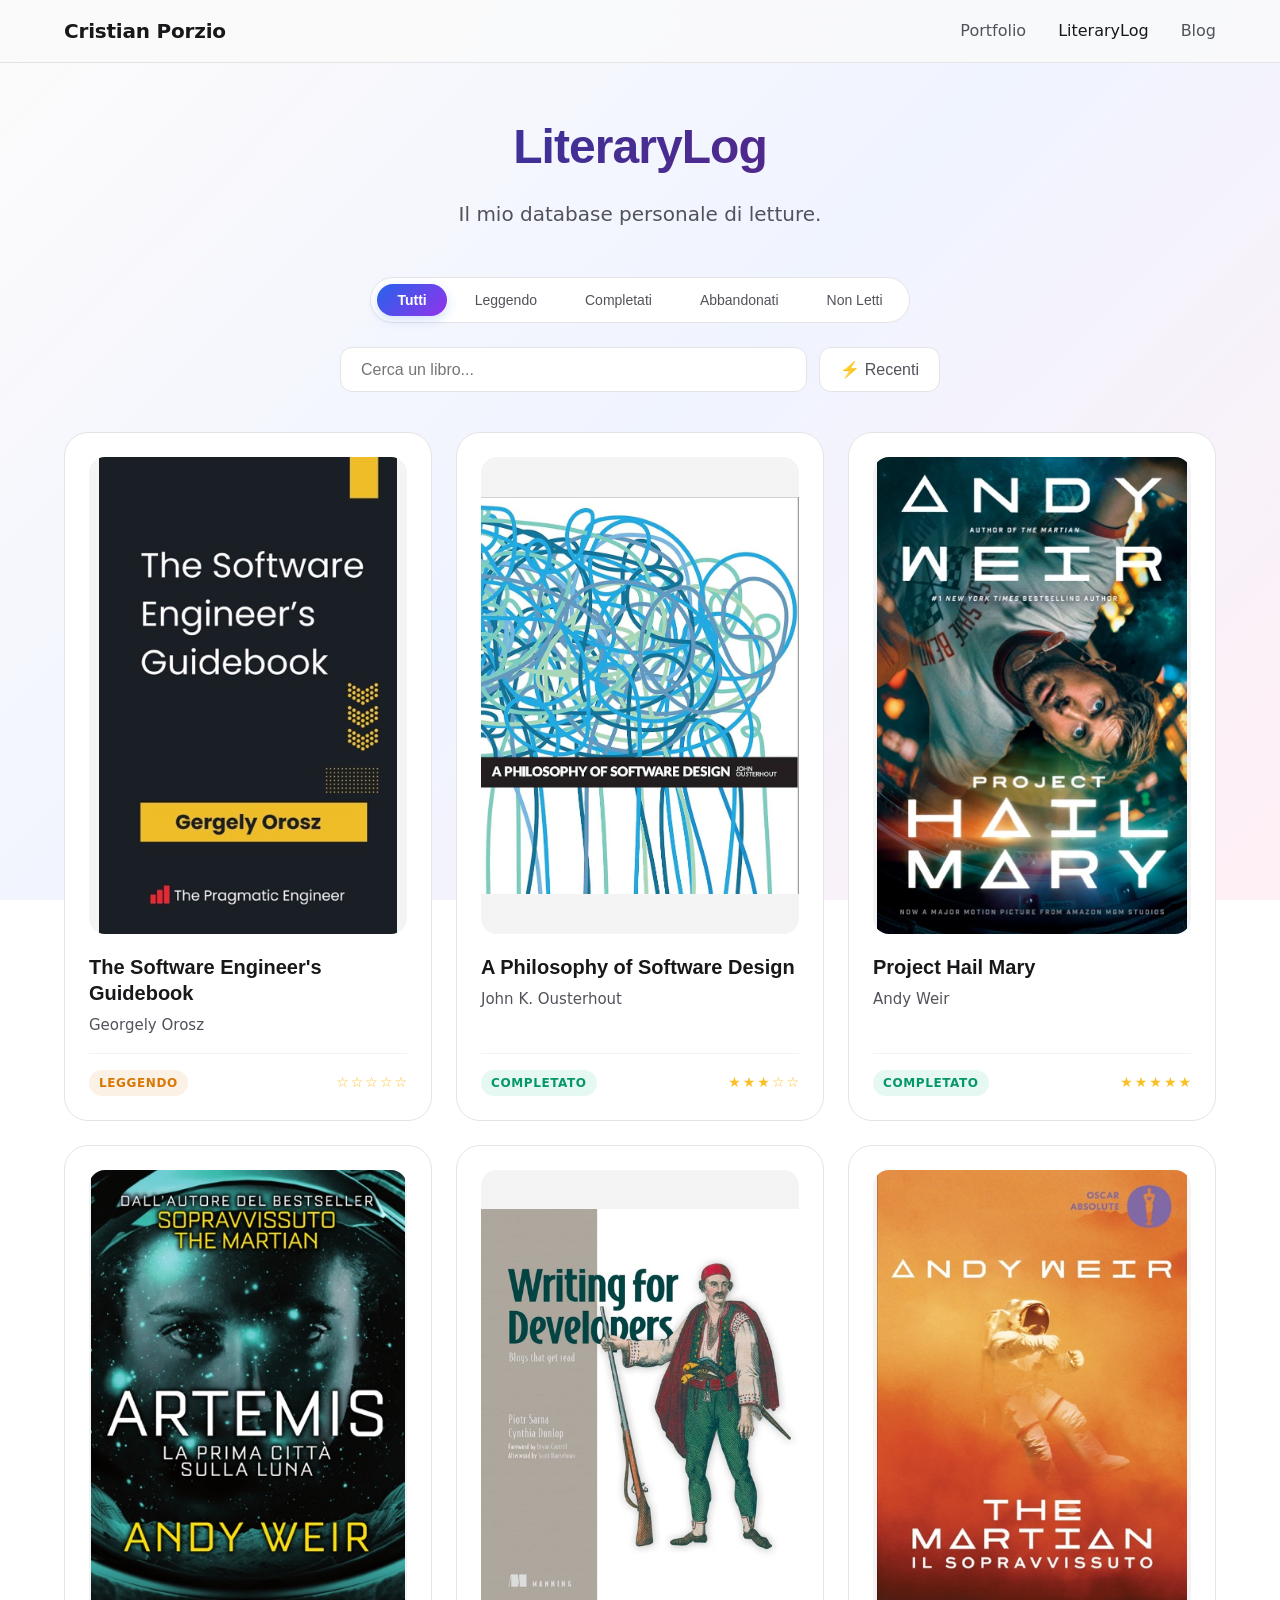
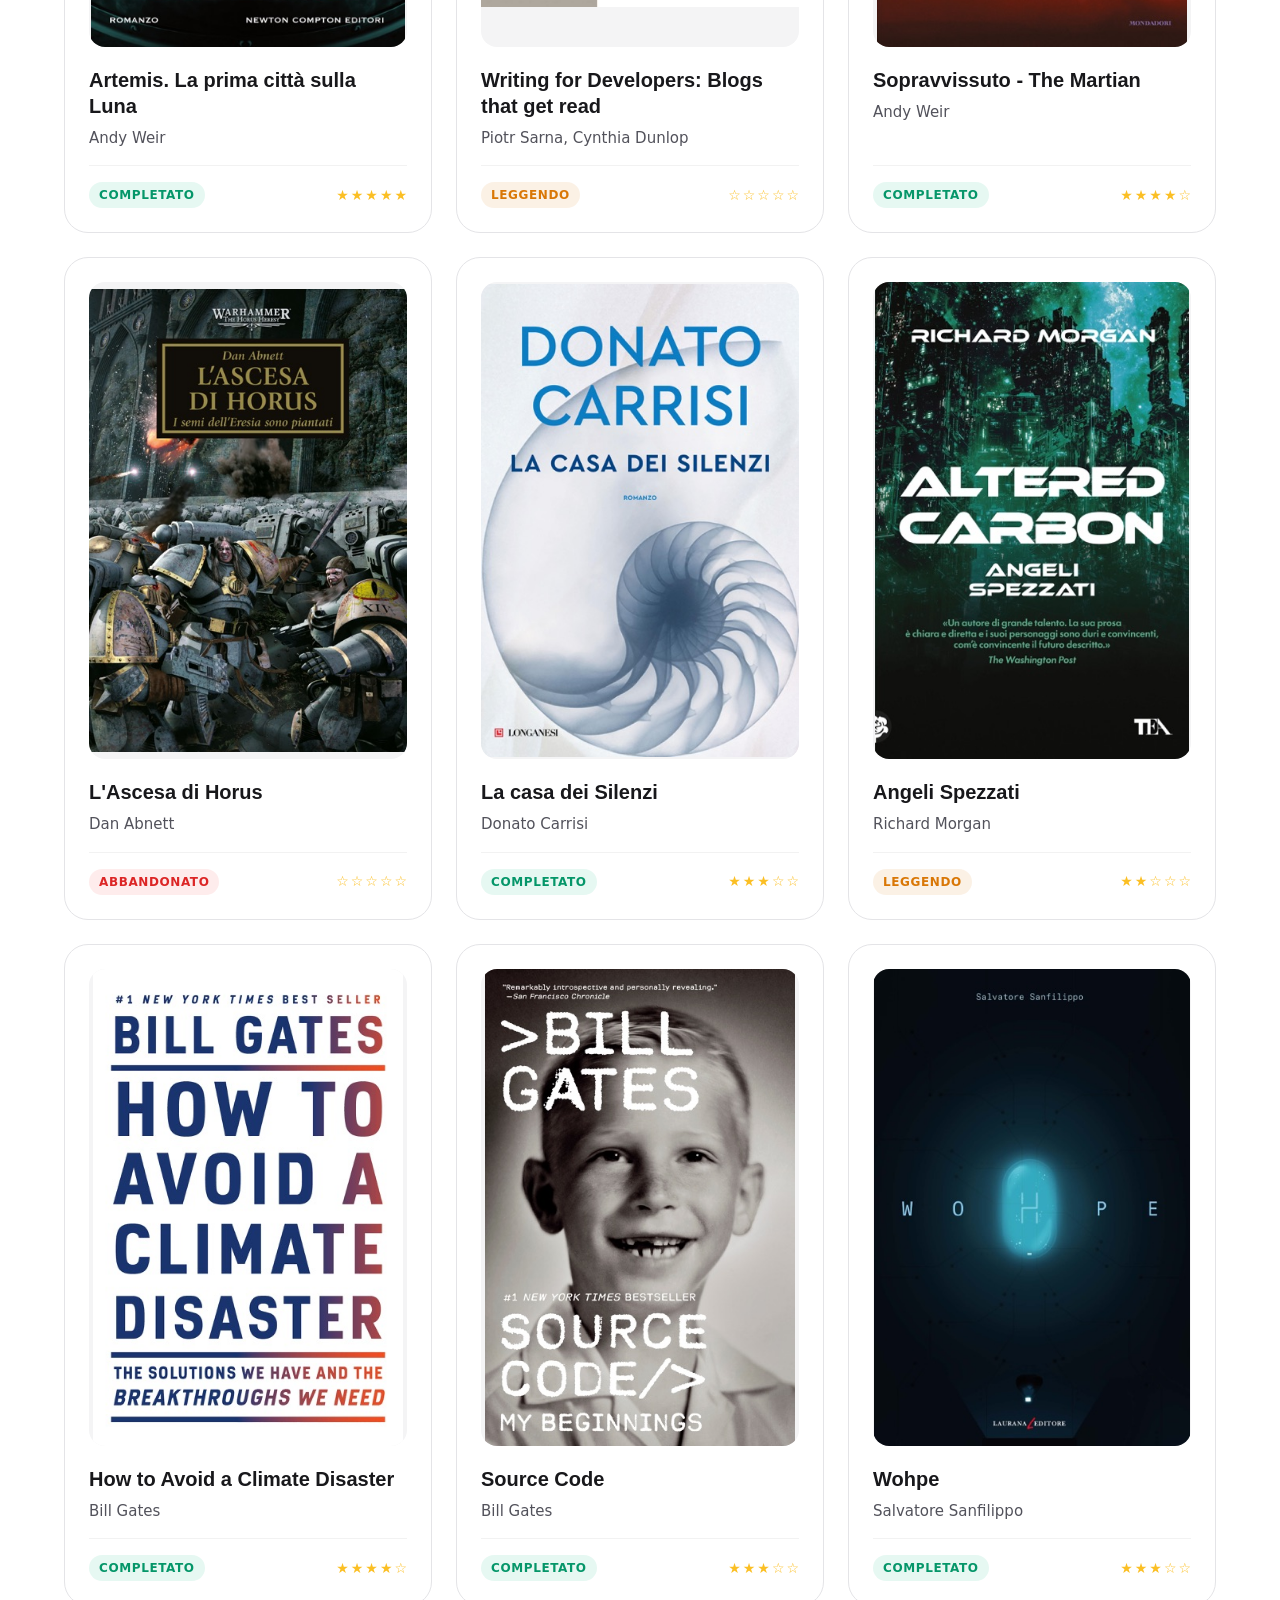
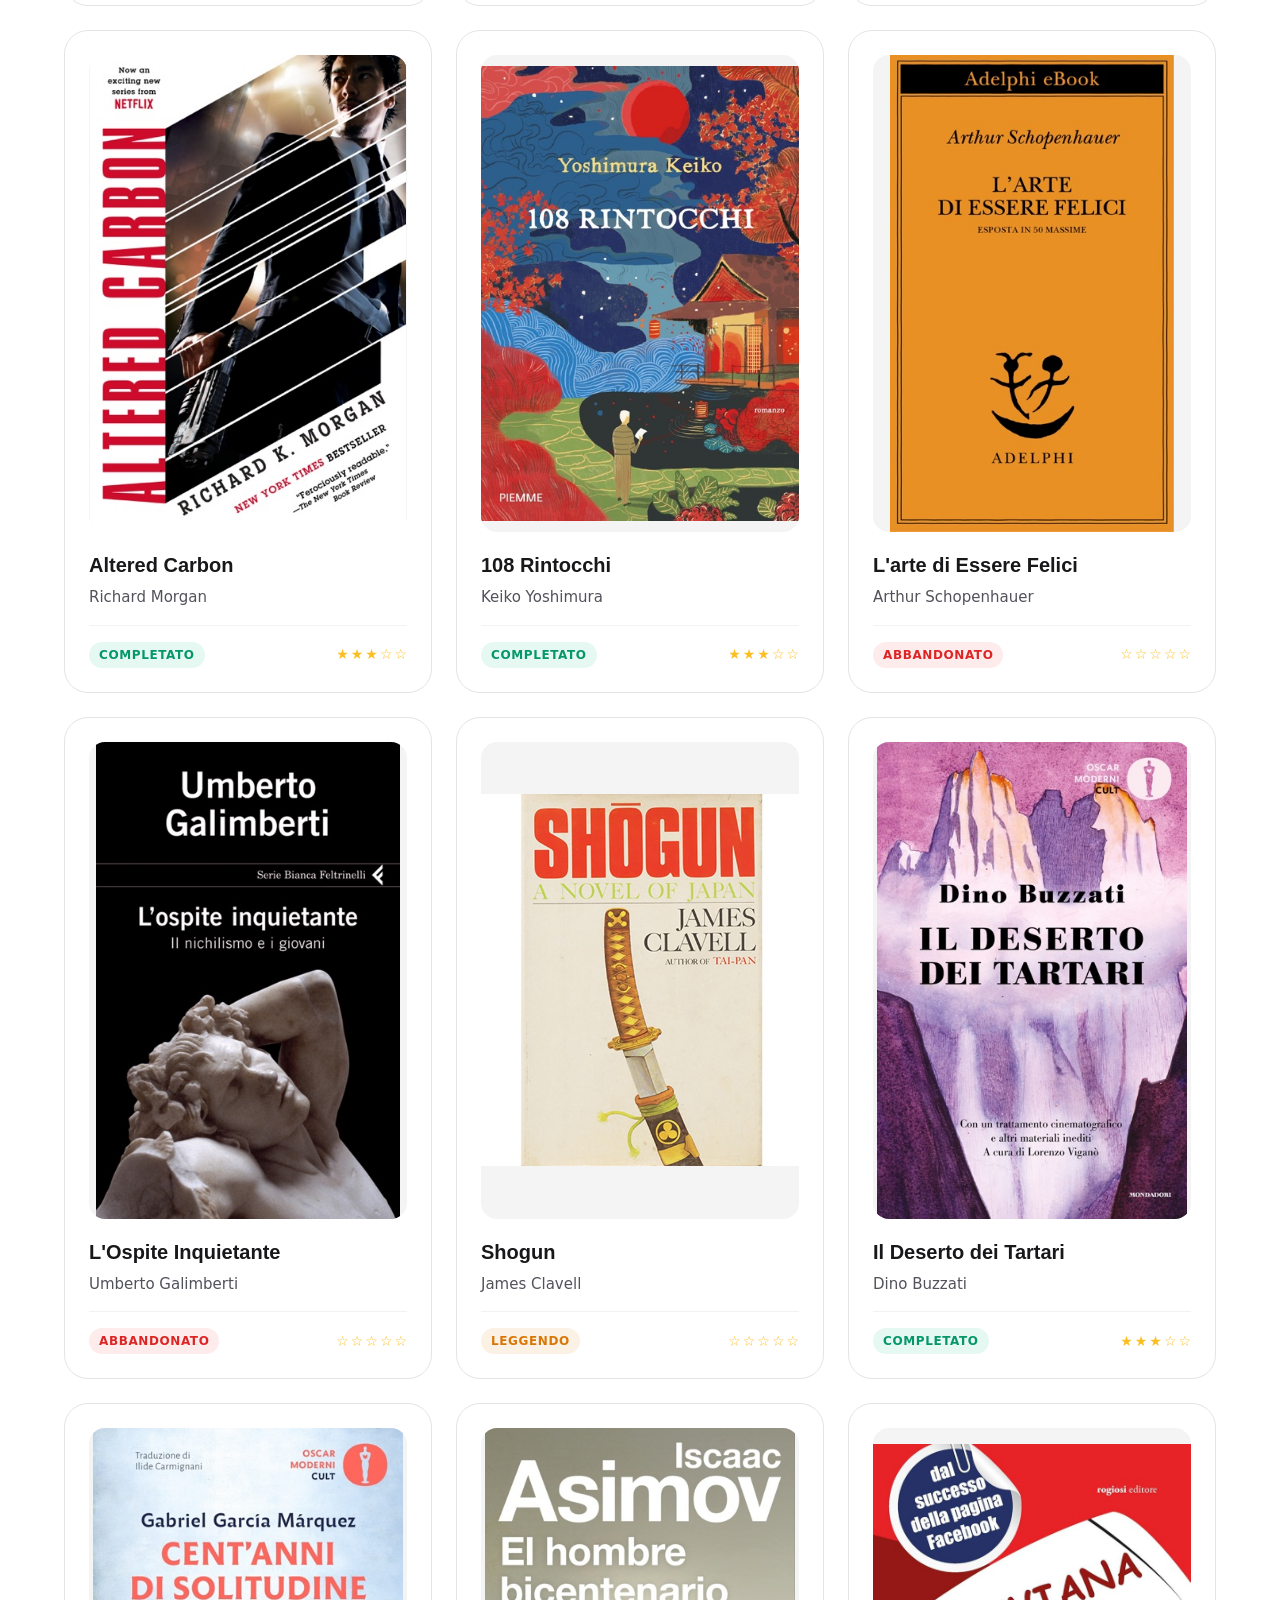
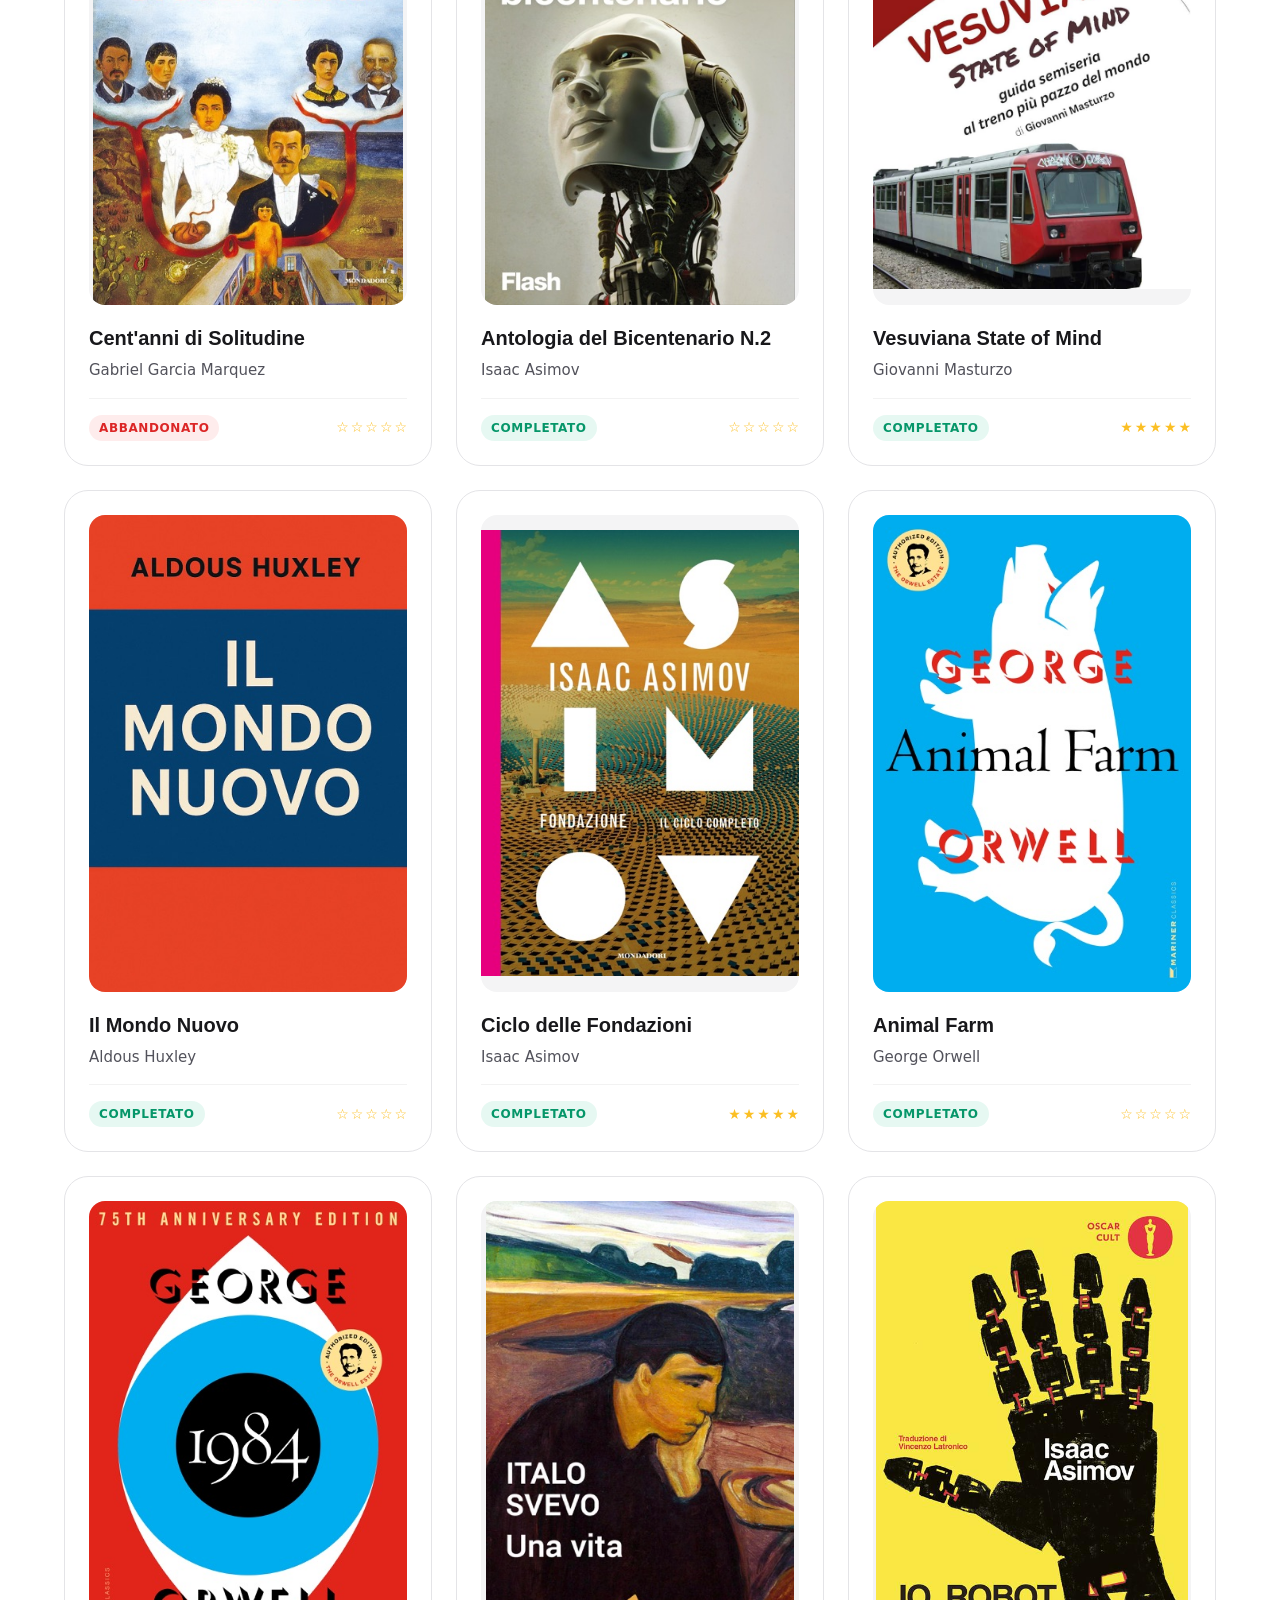
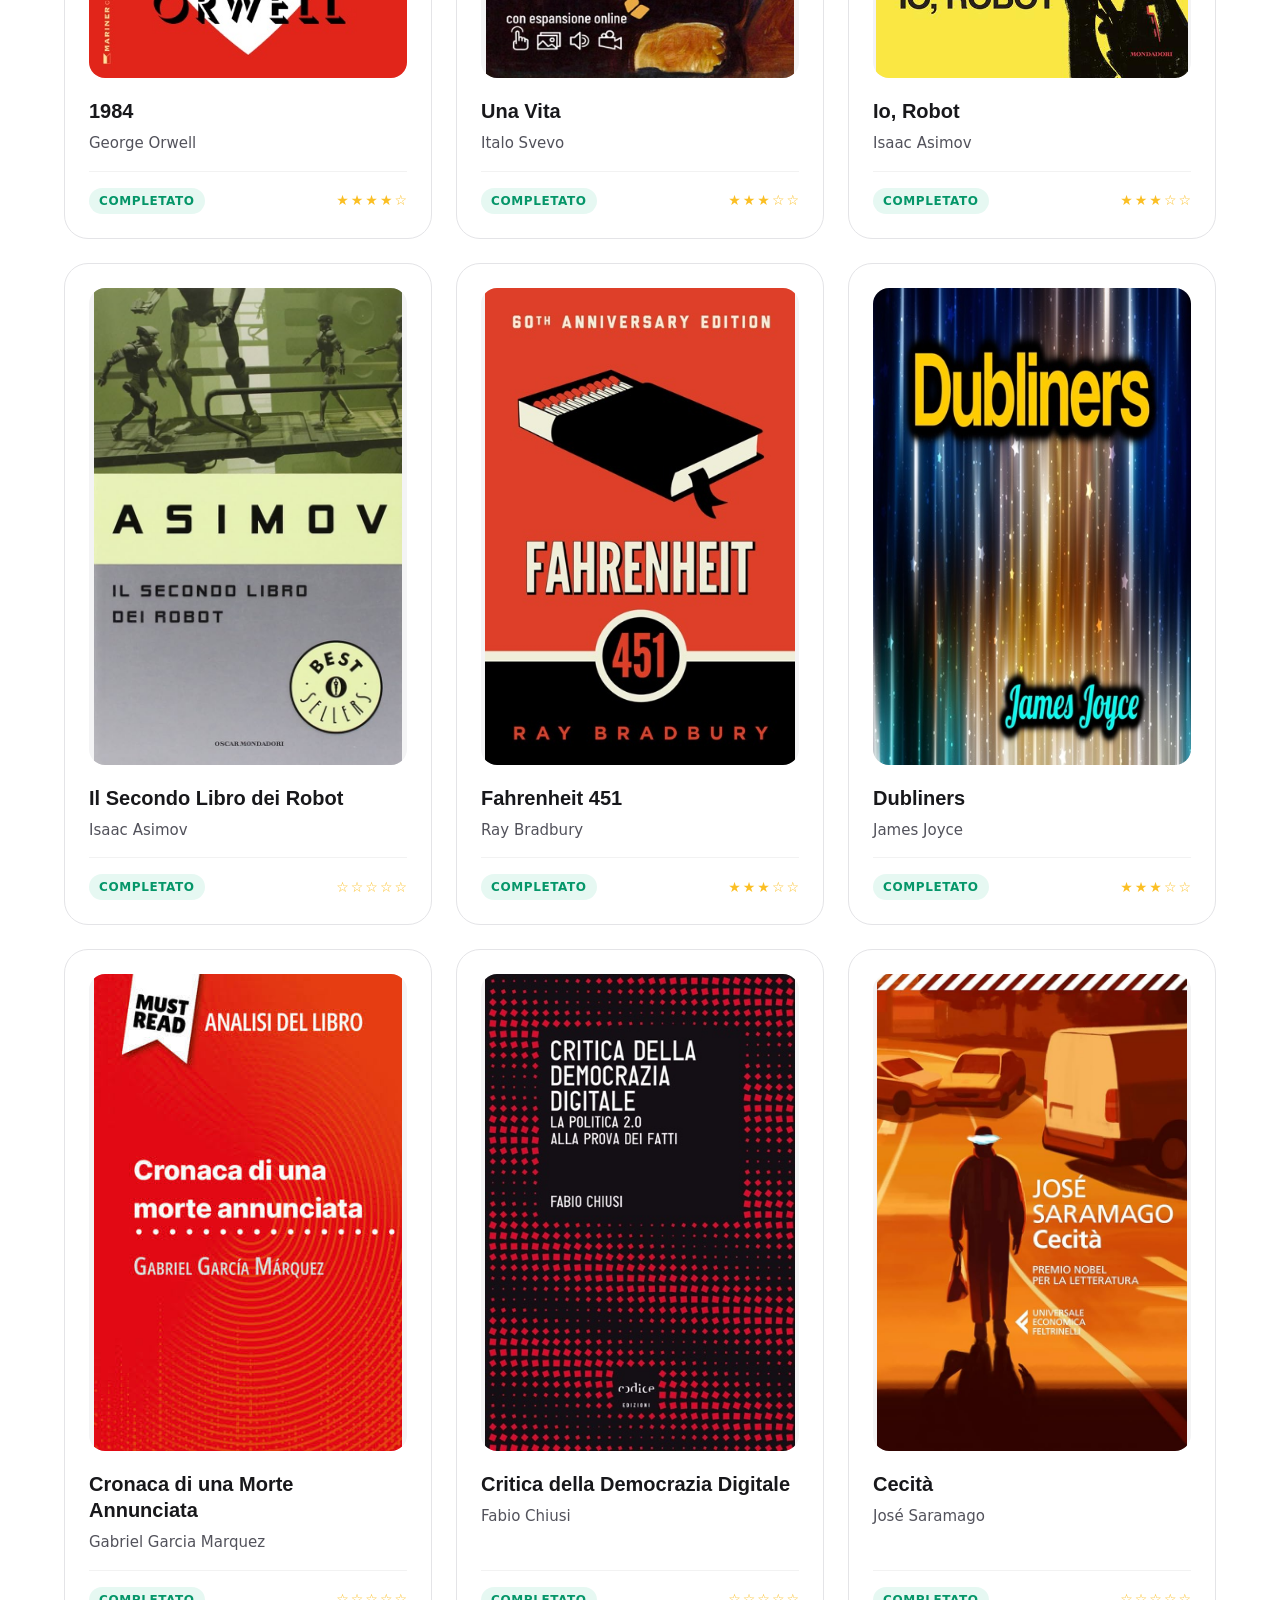
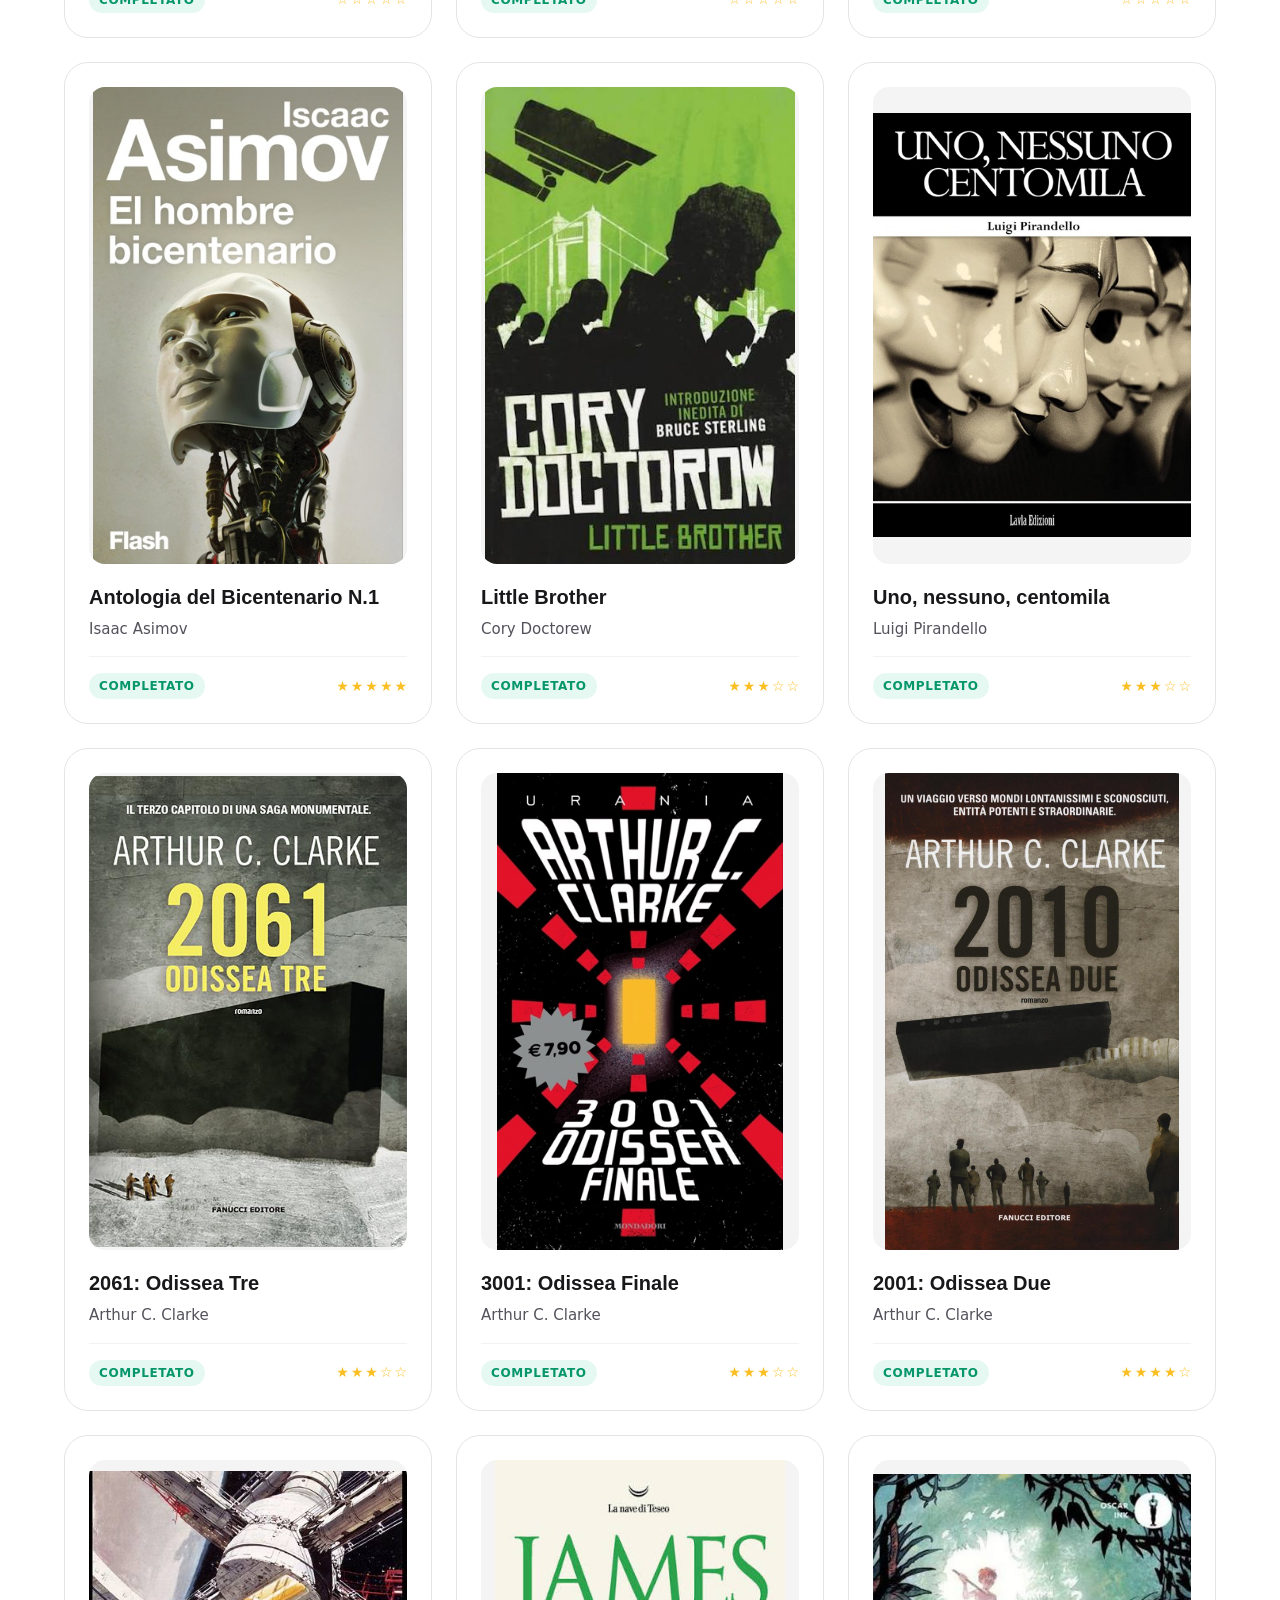
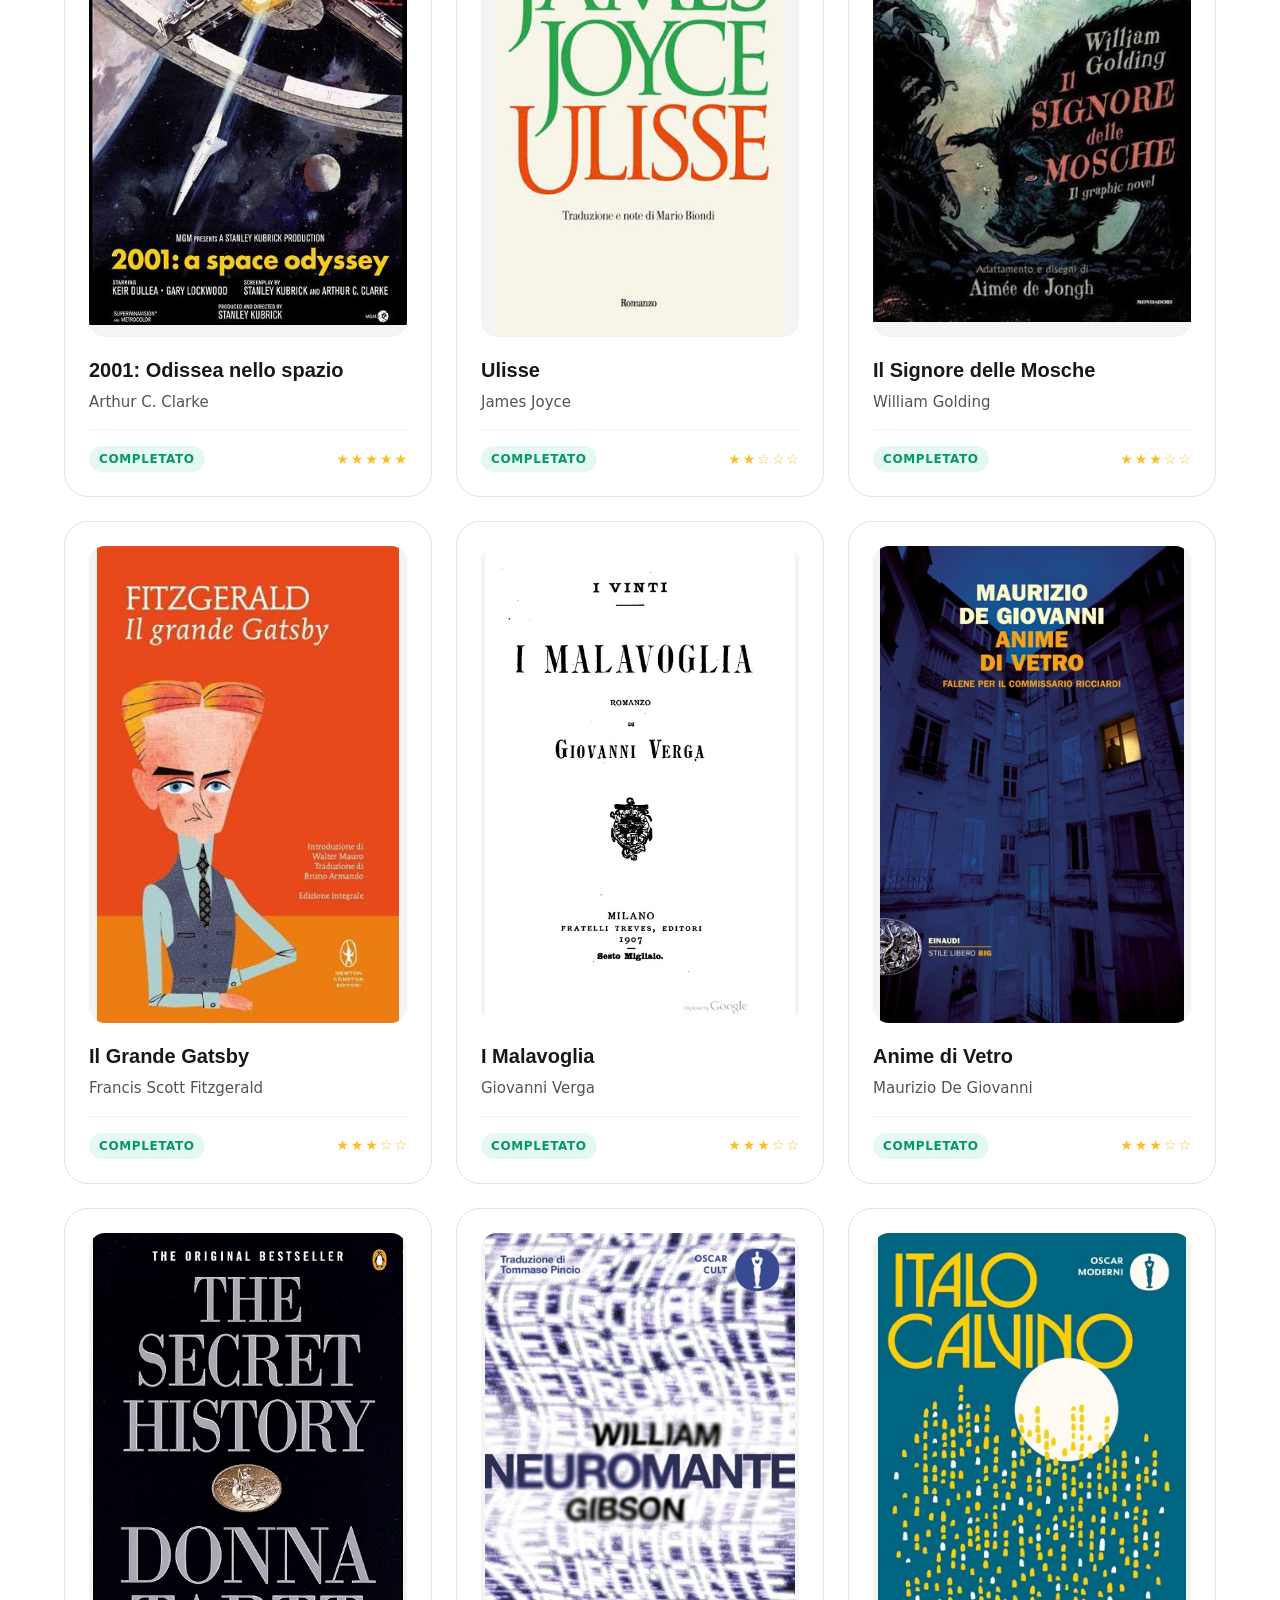
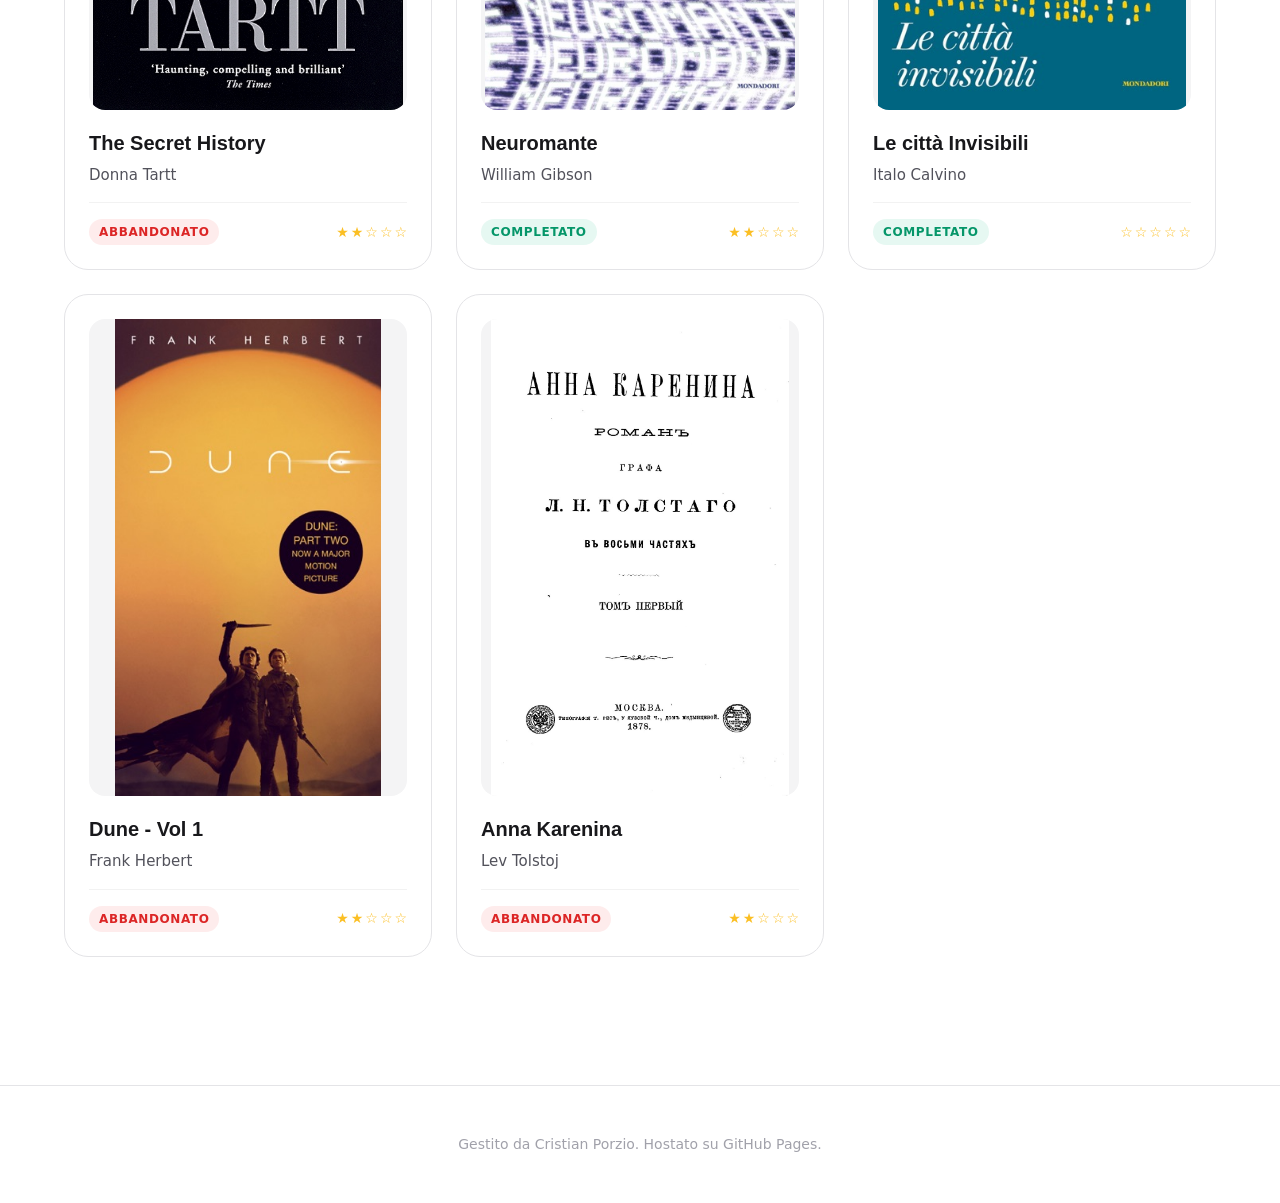
<file: webapp/index.html>
<!DOCTYPE html>
<html lang="it">

<head>
    <meta charset="UTF-8">
    <meta name="viewport" content="width=device-width, initial-scale=1.0">
    <title>La Mia Lista di Lettura</title>
    <link rel="stylesheet" href="css/style.css">
</head>

<body>
    <header class="site-header">
        <div class="container">
            <div class="nav-container">
                <a href="/" class="site-title">Cristian Porzio</a>
                <ul class="nav-links">
                    <li><a href="https://panuozzo77.github.io">Portfolio</a></li>
                    <li><a href="#" class="active">LiteraryLog</a></li>
                    <li><a href="https://panuozzo77.github.io/blog/">Blog</a></li>
                </ul>
            </div>
        </div>
    </header>

    <main>
        <div class="container">
            <div class="page-header">
                <h1>LiteraryLog</h1>
                <p>Il mio database personale di letture.</p>
            </div>

            <div class="controls">
                <div class="tabs">
                    <button class="tab-btn active" data-tab="bookshelf">Tutti</button>
                    <button class="tab-btn" data-tab="reading">Leggendo</button>
                    <button class="tab-btn" data-tab="completed">Completati</button>
                    <button class="tab-btn" data-tab="abandoned">Abbandonati</button>
                    <button class="tab-btn" data-tab="not-read">Non Letti</button>
                </div>

                <div class="search-filter">
                    <input type="text" id="searchInput" class="search-box" placeholder="Cerca un libro...">
                    <button id="sortBtn" class="action-btn">Ordina</button>
                </div>
            </div>

            <div class="books-container" id="booksContainer">
                <!-- Books will be loaded here by JavaScript -->
            </div>
        </div>
    </main>

    <footer>
        <div class="container">
            <p>Gestito da Cristian Porzio. Hostato su GitHub Pages.</p>
        </div>
    </footer>

    <script src="js/app.js"></script>
</body>

</html>
</file>
<file: webapp/css/style.css>
:root {
    /* Clean Theme */
    --bg-primary: #fafafa;
    /* Off-white background */
    --bg-secondary: #ffffff;
    /* Pure white for cards */
    --bg-tertiary: #f4f4f5;
    /* Light gray for hover */
    --text-primary: #18181b;
    /* Almost black */
    --text-secondary: #52525b;
    /* Dark gray */
    --text-tertiary: #a1a1aa;
    /* Light gray */
    --accent: #2563eb;
    /* Professional Blue */
    --accent-hover: #1d4ed8;
    --border: #e4e4e7;
    --card-radius: 24px;
    --transition: all 0.3s cubic-bezier(0.25, 0.8, 0.25, 1);
    --shadow-sm: 0 1px 3px rgba(0, 0, 0, 0.1);
    --shadow-md: 0 4px 6px -1px rgba(0, 0, 0, 0.1), 0 2px 4px -1px rgba(0, 0, 0, 0.06);
}

* {
    margin: 0;
    padding: 0;
    box-sizing: border-box;
}

body {
    font-family: 'SF Pro Text', -apple-system, BlinkMacSystemFont, 'Inter', system-ui, sans-serif;
    line-height: 1.5;
    color: var(--text-primary);
    background: linear-gradient(135deg, #fdfbfb 0%, #f0f4ff 50%, #fff0f5 100%);
    background-attachment: fixed;
    -webkit-font-smoothing: antialiased;
}

/* Header matching portfolio */
.site-header {
    background: rgba(250, 250, 250, 0.8);
    backdrop-filter: saturate(180%) blur(20px);
    border-bottom: 1px solid var(--border);
    position: sticky;
    top: 0;
    z-index: 100;
    padding: 16px 0;
}

.container {
    max-width: 1200px;
    margin: 0 auto;
    padding: 0 24px;
}

.nav-container {
    display: flex;
    justify-content: space-between;
    align-items: center;
}

.site-title {
    font-family: 'SF Pro Display', -apple-system, BlinkMacSystemFont, system-ui, sans-serif;
    font-size: 20px;
    font-weight: 600;
    color: var(--text-primary);
    text-decoration: none;
    letter-spacing: -0.01em;
}

.nav-links {
    display: flex;
    list-style: none;
    gap: 32px;
    margin: 0;
    padding: 0;
}

.nav-links a {
    text-decoration: none;
    color: var(--text-secondary);
    font-weight: 400;
    font-size: 16px;
    transition: color 0.2s ease;
}

.nav-links a:hover,
.nav-links a.active {
    color: var(--text-primary);
    font-weight: 500;
}

/* Main Content */
main {
    padding: 48px 0;
    min-height: calc(100vh - 160px);
}

.page-header {
    margin-bottom: 48px;
    text-align: center;
}

.page-header h1 {
    font-family: 'SF Pro Display', sans-serif;
    font-size: 48px;
    font-weight: 700;
    letter-spacing: -0.02em;
    margin-bottom: 16px;
    background: linear-gradient(135deg, #1e40af 0%, #701a75 100%);
    -webkit-background-clip: text;
    -webkit-text-fill-color: transparent;
    background-clip: text;
    color: transparent;
}

.page-header p {
    font-size: 20px;
    color: var(--text-secondary);
    max-width: 600px;
    margin: 0 auto;
}

/* Controls */
.controls {
    margin-bottom: 40px;
    display: flex;
    flex-direction: column;
    gap: 24px;
    align-items: center;
}

.tabs {
    display: flex;
    gap: 8px;
    background: var(--bg-secondary);
    padding: 6px;
    border-radius: 100px;
    border: 1px solid var(--border);
    flex-wrap: wrap;
    justify-content: center;
}

.tab-btn {
    padding: 8px 20px;
    border: none;
    background: transparent;
    border-radius: 100px;
    font-size: 14px;
    font-weight: 500;
    color: var(--text-secondary);
    cursor: pointer;
    transition: all 0.2s ease;
}

.tab-btn:hover {
    color: var(--text-primary);
}

.tab-btn.active {
    background: linear-gradient(135deg, #2563eb, #9333ea);
    color: white;
    box-shadow: 0 4px 12px rgba(37, 99, 235, 0.2);
    font-weight: 600;
    border: none;
}

.search-filter {
    display: flex;
    gap: 12px;
    width: 100%;
    max-width: 600px;
}

.search-box {
    flex: 1;
    padding: 12px 20px;
    border: 1px solid var(--border);
    border-radius: 12px;
    background: #fff;
    font-size: 16px;
    color: var(--text-primary);
    transition: all 0.2s ease;
}

.search-box:focus {
    outline: none;
    border-color: var(--accent);
    box-shadow: 0 0 0 3px rgba(217, 119, 6, 0.1);
}

.action-btn {
    padding: 12px 20px;
    border: 1px solid var(--border);
    background: #fff;
    border-radius: 12px;
    cursor: pointer;
    font-size: 16px;
    color: var(--text-secondary);
    transition: all 0.2s ease;
}

.action-btn:hover {
    border-color: var(--text-secondary);
    color: var(--text-primary);
}

/* Bento Grid for Books */
.books-container {
    display: grid;
    grid-template-columns: repeat(auto-fill, minmax(280px, 1fr));
    gap: 24px;
}

.book-card {
    background: var(--bg-secondary);
    border: 1px solid var(--border);
    border-radius: var(--card-radius);
    padding: 24px;
    transition: var(--transition);
    display: flex;
    flex-direction: column;
    height: 100%;
    position: relative;
    overflow: hidden;
}

.book-card:hover {
    background: #fff;
    transform: translateY(-4px) scale(1.01);
    box-shadow: 0 20px 40px -10px rgba(37, 99, 235, 0.15);
    border-color: rgba(37, 99, 235, 0.2);
    z-index: 2;
}

.book-cover-container {
    width: 100%;
    aspect-ratio: 2 / 3;
    border-radius: 16px;
    overflow: hidden;
    margin-bottom: 20px;
    background: var(--bg-tertiary);
    display: flex;
    align-items: center;
    justify-content: center;
    position: relative;
}

.book-cover-image {
    width: 100%;
    height: 100%;
    object-fit: contain;
    transition: transform 0.5s ease;
}

.book-card:hover .book-cover-image {
    transform: scale(1.05);
}

.book-cover-placeholder {
    width: 100%;
    height: 100%;
    display: flex;
    align-items: center;
    justify-content: center;
    background: #f3f0e8;
    /* Subtle neutral background */
    color: #d1cbbd;
    /* Low contrast icon color */
    font-size: 48px;
}

.book-cover-placeholder::before {
    content: '';
    width: 48px;
    height: 64px;
    border: 3px solid currentColor;
    border-radius: 4px 8px 8px 4px;
    background: linear-gradient(90deg,
            rgba(0, 0, 0, 0.05) 0%,
            rgba(0, 0, 0, 0.05) 12%,
            transparent 12%,
            transparent 100%);
    position: relative;
}

.book-cover-placeholder::after {
    content: '';
    position: absolute;
    width: 36px;
    height: 3px;
    background: currentColor;
    box-shadow: 0 12px 0 currentColor, 0 24px 0 currentColor;
}

.book-info {
    flex: 1;
    display: flex;
    flex-direction: column;
}

.book-title {
    font-family: 'SF Pro Display', sans-serif;
    font-size: 20px;
    font-weight: 600;
    margin-bottom: 8px;
    color: var(--text-primary);
    line-height: 1.3;
}

.book-author {
    font-size: 15px;
    color: var(--text-secondary);
    margin-bottom: 16px;
}

.book-meta {
    margin-top: auto;
    display: flex;
    align-items: center;
    justify-content: space-between;
    padding-top: 16px;
    border-top: 1px solid rgba(0, 0, 0, 0.05);
}

.book-status {
    font-size: 12px;
    font-weight: 600;
    padding: 4px 10px;
    border-radius: 100px;
    text-transform: uppercase;
    letter-spacing: 0.05em;
}

.status-reading {
    background: rgba(217, 119, 6, 0.1);
    color: #d97706;
}

.status-completed {
    background: rgba(16, 185, 129, 0.1);
    color: #059669;
}

.status-not-started {
    background: rgba(107, 114, 128, 0.1);
    color: #4b5563;
}

.status-abandoned {
    background: rgba(239, 68, 68, 0.1);
    color: #dc2626;
}

.book-rating {
    display: flex;
    gap: 2px;
    font-size: 14px;
    color: #fbbf24;
}

/* Footer */
footer {
    border-top: 1px solid var(--border);
    padding: 48px 0;
    text-align: center;
    margin-top: 80px;
    color: var(--text-tertiary);
    font-size: 14px;
}

/* Responsive */
@media (max-width: 768px) {
    .page-header h1 {
        font-size: 32px;
    }

    .books-container {
        grid-template-columns: repeat(auto-fill, minmax(160px, 1fr));
        gap: 16px;
    }

    .book-card {
        padding: 16px;
    }

    .book-cover-container {
        height: 160px;
    }

    .book-title {
        font-size: 18px;
    }

    .controls {
        align-items: stretch;
    }

    .search-filter {
        max-width: none;
    }

    .book-meta {
        flex-direction: column;
        align-items: stretch;
        gap: 12px;
    }

    .book-status {
        text-align: center;
        width: 100%;
        font-size: 13px;
        padding: 6px 10px;
    }

    .book-rating {
        font-size: 20px;
        justify-content: center;
    }
}
</file>
